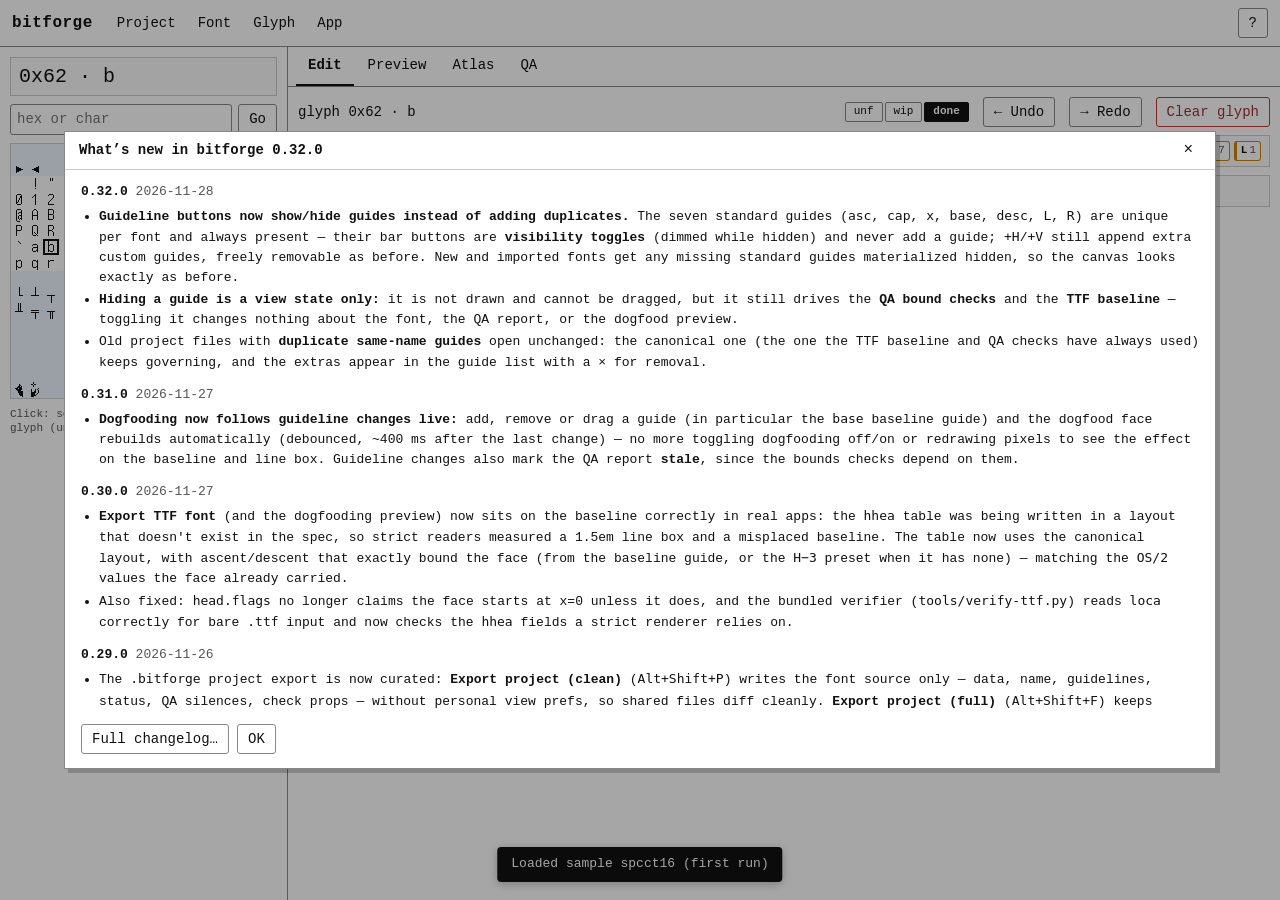
<file: index.html>
<!DOCTYPE html>
<html lang="en">
<head>
  <meta charset="utf-8">
  <meta name="viewport" content="width=device-width, initial-scale=1">
  <title>bitforge</title>
  <link rel="stylesheet" href="css/style.css">
</head>
<body>
  <noscript><p>bitforge needs JavaScript enabled.</p></noscript>

  <header id="toolbar">
    <div class="brand">bitforge</div>
    <nav id="menubar" aria-label="Main menu">
      <div class="menu" id="menu-project">
        <button type="button" class="menu-btn" id="mb-project">Project</button>
        <div class="menu-items" id="mi-project">
          <button type="button" id="mi-new" title="New blank font (width &amp; height in one dialog)">New font<span class="mi-key">Alt+N</span></button>
          <hr>
          <button type="button" id="mi-open-png" title="Import a PNG atlas (16x16)">Open PNG&#8230;<span class="mi-key">Alt+O</span></button>
          <button type="button" id="mi-open-bdf" title="Import a BDF font (first face)">Open BDF&#8230;<span class="mi-badge">Alpha</span><span class="mi-key">Alt+Shift+O</span></button>
          <button type="button" id="mi-open-project" title="Import a .bitforge project file (font + guidelines + status + silences + settings)">Open project&#8230;<span class="mi-key">Alt+P</span></button>
          <button type="button" id="mi-load-sample" hidden title="Open a sample font from the server's samples/ folder (replaces the current font)">Open sample&hellip;</button>
          <button type="button" id="mi-import-png-clip" title="Import the first PNG image on the system clipboard (replaces the current font)">Import PNG from clipboard</button>
          <hr>
          <button type="button" id="mi-export-png-solid" title="Export a PNG atlas with a white background">Export PNG (solid bg)<span class="mi-key">Ctrl+S</span></button>
          <button type="button" id="mi-export-png-transparent" title="Export a PNG atlas with a transparent background">Export PNG (transparent bg)</button>
          <button type="button" id="mi-copy-png-clip" title="Copy the whole atlas PNG (remembered background) to the clipboard; downloads if the clipboard is unavailable">Copy PNG to clipboard<span class="mi-key">Alt+Shift+C</span></button>
          <button type="button" id="mi-export-bdf" title="Export a BDF font (single face, 256 codes)">Export BDF font<span class="mi-badge">Alpha</span><span class="mi-key">Alt+Shift+S</span></button>
          <button type="button" id="mi-export-ttf" title="Export a TrueType (.ttf) font — blank glyphs are left unmapped so other fonts can fill them in">Export TTF font<span class="mi-badge">Beta</span><span class="mi-key">Alt+Shift+T</span></button>
          <button type="button" id="mi-export-project-clean" title="Export a .bitforge project file WITHOUT personal view prefs — the font source: data, name, guidelines, status, QA silences, check props (source-control friendly)">Export project (clean)&#8230;<span class="mi-key">Alt+Shift+P</span></button>
          <button type="button" id="mi-clean-presentation" class="mi-radio" title="Checkbox — include the preview text sample (and start glyph) in the CLEAN export only; for sharing a face as a ready-to-open sample"><span class="mi-check"></span>Include text sample (clean export)</button>
          <button type="button" id="mi-export-project-full" title="Export a .bitforge project file WITH all settings (personal view prefs included)">Export project (full)&#8230;<span class="mi-key">Alt+Shift+F</span></button>
          <button type="button" id="mi-export-verilog" title="Export a Verilog $readmemb ROM">Export Verilog ROM<span class="mi-key">Ctrl+Shift+S</span></button>
        </div>
      </div>
      <div class="menu" id="menu-font">
        <button type="button" class="menu-btn" id="mb-font">Font</button>
        <div class="menu-items" id="mi-font">
          <div class="mi-info" id="font-info">&mdash;</div>
          <hr>
          <button type="button" id="mi-props" title="Font name and basic info">Properties&hellip;</button>
          <button type="button" id="mi-resize" title="Crop or extend the cell at a chosen edge">Resize&hellip;</button>
        </div>
      </div>
      <div class="menu" id="menu-glyph">
        <button type="button" class="menu-btn" id="mb-glyph">Glyph</button>
        <div class="menu-items" id="mi-glyph">
          <button type="button" id="mi-undo" title="Undo (Ctrl/&#8984;+Z)">Undo<span class="mi-key">Ctrl+Z</span></button>
          <button type="button" id="mi-redo" title="Redo (Ctrl/&#8984;+Shift+Z)">Redo<span class="mi-key">Ctrl+Shift+Z</span></button>
          <hr>
          <button type="button" id="mi-clear-glyph" title="Clear the current glyph (undoable)">Clear glyph</button>
          <hr>
          <button type="button" id="mi-mirror-h" title="Mirror the current glyph left–right (undoable)">Mirror left–right<span class="mi-key">H</span></button>
          <button type="button" id="mi-mirror-v" title="Mirror the current glyph up–down (undoable)">Mirror up–down<span class="mi-key">V</span></button>
          <button type="button" id="mi-copy-to" title="Copy the current glyph's bitmap to another codepoint (the target becomes the selection)">Copy to codepoint&hellip;<span class="mi-key">C</span></button>
          <button type="button" id="mi-cycle-status" title="Cycle the current glyph's status: unfinished \u2192 wip \u2192 done">Cycle glyph status<span class="mi-key">D</span></button>
          <button type="button" id="mi-done-next" title="Mark the current glyph done and move on to the next one">Mark done &amp; next<span class="mi-key">Shift+D</span></button>
          <hr>
          <button type="button" id="mi-copy-glyph" title="Copy the current glyph as a PNG to the clipboard (16&times;, transparent background); downloads if the clipboard is unavailable">Copy glyph to clipboard</button>
        </div>
      </div>
      <div class="menu" id="menu-app">
        <button type="button" class="menu-btn" id="mb-app">App</button>
        <div class="menu-items" id="mi-app">
          <button type="button" id="mi-dogfood" class="mi-radio" title="Render the app's interface in the font you are editing. Blank glyphs fall back to the system font per character; the menu bar itself always stays on the system font."><span class="mi-check"></span>Dogfood this font<span class="mi-badge">Beta</span></button>
          <hr>
          <button type="button" id="mi-theme-light" class="mi-radio" title="Always use the light theme (the current look)"><span class="mi-check"></span>Theme: Light</button>
          <button type="button" id="mi-theme-dark" class="mi-radio" title="Always use the dark theme"><span class="mi-check"></span>Theme: Dark</button>
          <button type="button" id="mi-theme-auto" class="mi-radio" title="Follow the system / browser color preference (default)"><span class="mi-check"></span>Theme: Auto</button>
          <hr>
          <button type="button" id="mi-changelog" title="Show the full changelog">Changelog&#8230;</button>
          <button type="button" id="mi-about-bitforge" title="About this application">About bitforge&#8230;</button>
        </div>
      </div>
    </nav>
    <span class="spacer"></span>
    <button id="btn-keys" type="button" title="Keyboard shortcuts (?)">?</button>
    <input id="file-png" type="file" accept="image/png" hidden>
    <input id="file-bdf" type="file" accept=".bdf,text/plain" hidden>
    <input id="file-project" type="file" accept=".bitforge,application/json,text/plain" hidden>
  </header>

  <div id="keys-card" class="keys-card" hidden>
    <div class="keys-head"><b>Keyboard shortcuts</b><button id="btn-keys-close" type="button" title="Close">&#215;</button></div>
    <ul id="keys-list"></ul>
  </div>

  <main id="layout">
    <aside id="sidebar">
      <div id="sel-header" class="sel-header">0x00</div>
      <div class="jumprow">
        <input id="jump" type="text" placeholder="hex or char" spellcheck="false" autocomplete="off" aria-label="Jump to glyph">
        <button id="btn-jump" type="button">Go</button>
      </div>
      <canvas id="selector" title="Click a glyph to select it. Shift-click sets the reference glyph (gray underlay in the Edit tab); Shift-click again clears it." aria-label="Glyph selector (256 glyphs, 16 by 16; click to select, Shift-click for reference)"></canvas>
      <div class="sel-hint">Click: select · Shift-click: reference glyph (underlay in Edit tab)</div>
    </aside>

    <section id="content">
      <nav id="tabs" role="tablist">
        <button class="tab active" data-tab="edit" type="button" role="tab">Edit</button>
        <button class="tab" data-tab="preview" type="button" role="tab">Preview</button>
        <button class="tab" data-tab="atlas" type="button" role="tab">Atlas</button>
        <button class="tab" data-tab="qa" type="button" role="tab">QA</button>
      </nav>

      <div class="panel active" id="panel-edit" role="tabpanel">
        <div class="panel-head">
          <span id="edit-label">glyph</span>
          <span class="spacer"></span>
          <span id="glyph-status" class="glyph-status" title="Status of the current glyph (also: right-click a glyph in the Atlas tab)">
            <button id="st-unfinished" type="button" data-st="0" title="Mark as unfinished">unf</button>
            <button id="st-wip" type="button" data-st="1" title="Mark as WIP">wip</button>
            <button id="st-done" type="button" data-st="2" title="Mark as done">done</button>
          </span>
          <button id="btn-undo" type="button" title="Undo (Ctrl/&#8984;+Z)">&#8592; Undo</button>
          <button id="btn-redo" type="button" title="Redo (Ctrl/&#8984;+Shift+Z)">&#8594; Redo</button>
          <button id="btn-clear" type="button" class="btn-danger" title="Clear the current glyph (undoable)">Clear glyph</button>
        </div>
        <div id="guides" class="guides">
          <label class="glock" title="Lock all guidelines (locked = cannot drag to move)"><input type="checkbox" id="glock" checked> lock</label>
          <span class="gadd" title="Standard guides are always part of the font — click to show/hide (hidden still drives QA + TTF metrics) · +H/+V add a removable custom guide · drag any visible guide once unlocked">
            <button type="button" data-g="ascender">asc</button>
            <button type="button" data-g="cap">cap</button>
            <button type="button" data-g="xheight">x</button>
            <button type="button" data-g="baseline">base</button>
            <button type="button" data-g="descender">desc</button>
            <button type="button" data-g="left">|L</button>
            <button type="button" data-g="right">|R</button>
            <button type="button" data-g="hnew">+H</button>
            <button type="button" data-g="vnew">+V</button>
          </span>
          <span id="glist" class="glist" title="Current guidelines — canonical standard guides are permanent (button hides them); custom guides and duplicate extras can be removed with ×"></span>
        </div>
        <div class="tools" id="tools">
          <span class="tgroup" title="Editing tools">
            <button id="tool-paint" type="button" class="active" title="Paint (B) — click toggles, drag paints; right-drag or Shift-drag erases">paint</button>
            <button id="tool-erase" type="button" title="Erase — click/drag erases (no key: E is the Edit tab)">erase</button>
            <button id="tool-select" type="button" title="Select (S) — drag a marquee over the cell; drag inside the selection to move its contents">select</button>
          </span>
          <span class="spacer"></span>
          <span id="selbar" class="selbar" hidden title="Context-sensitive actions for the active tool (currently: the selection)">
            <span id="selinfo" class="selinfo" title="Selection size (w&times;h)"></span>
            <button id="sel-pastemode" type="button" title="Blend mode for dragged selections — merge: existing ink is kept; replace: the destination becomes exactly the selection (erases). Applies to move-drag and Ctrl/Alt-drag copy.">paste: merge</button>
            <button id="sel-fill" type="button" title="Fill the selection with ink (F)">fill</button>
            <button id="sel-clear" type="button" title="Erase the selection (X)">clear</button>
            <button id="sel-invert" type="button" title="Invert the selection (I)">invert</button>
            <button id="sel-copy" type="button" title="Copy the selection as a PNG to the clipboard (16&times;, transparent background)">copy</button>
            <button id="sel-copyto" type="button" title="Paste the selection (exact pixels) into another codepoint at the same position">copy to&hellip;</button>
            <button id="sel-x" type="button" title="Deselect (Esc)" style="font-weight:bold">&times;</button>
          </span>
        </div>
        <div class="canvas-wrap"><canvas id="editor"></canvas></div>
      </div>

      <div class="panel" id="panel-preview" role="tabpanel">
        <div class="panel-head">
          <label>Scale <input id="pv-scale" type="range" min="1" max="16" value="8"></label>
          <label>baseline <input id="pv-baseline" type="number" min="0" step="1" value="5"></label>
          <label title="Long lines wrap to fit the panel; untick for one long line with scrollbars"><input id="pv-wrap" type="checkbox" checked> wrap</label>
          <label title="Show or hide the text box (and its markup note) so the render stands alone"><input id="pv-showtext" type="checkbox" checked> text box</label>
          <label title="When on, double-clicking a glyph in the left selector inserts its &bsol;uXX at the cursor here (Preview tab only)"><input id="pv-insert" type="checkbox"> click to add</label>
          <span class="genbtns" title="Generate sample text at the cursor: nonsense prose, or plausible code">
            <button id="pv-gen-prose" type="button" class="iconbtn" title="Generate nonsense prose — grammatical English made of nonsense words" aria-label="Generate nonsense prose">
              <svg viewBox="0 0 24 24" width="18" height="18" fill="none" stroke="currentColor" stroke-width="1.6" stroke-linecap="round" stroke-linejoin="round" aria-hidden="true">
                <rect x="2" y="2" width="12" height="12" rx="2.5"/>
                <circle cx="5.3" cy="5.3" r="1.2" fill="currentColor" stroke="none"/>
                <circle cx="8" cy="8" r="1.2" fill="currentColor" stroke="none"/>
                <circle cx="10.7" cy="10.7" r="1.2" fill="currentColor" stroke="none"/>
                <line x1="16" y1="21" x2="21.5" y2="15.5"/>
                <circle cx="15.5" cy="21.5" r="1.4" fill="currentColor" stroke="none"/>
              </svg>
            </button>
            <button id="pv-gen-code" type="button" class="iconbtn" title="Generate plausible code — a small JavaScript snippet" aria-label="Generate plausible code">
              <svg viewBox="0 0 24 24" width="18" height="18" fill="none" stroke="currentColor" stroke-width="1.6" stroke-linecap="round" stroke-linejoin="round" aria-hidden="true">
                <rect x="2" y="2" width="12" height="12" rx="2.5"/>
                <circle cx="5.3" cy="5.3" r="1.2" fill="currentColor" stroke="none"/>
                <circle cx="8" cy="8" r="1.2" fill="currentColor" stroke="none"/>
                <circle cx="10.7" cy="10.7" r="1.2" fill="currentColor" stroke="none"/>
                <path d="M15.5 15.5 L12.5 18 L15.5 20.5"/>
                <path d="M20 15.5 L23 18 L20 20.5"/>
                <line x1="21" y1="15" x2="17" y2="21"/>
              </svg>
            </button>
          </span>
          <span class="spacer"></span>
          <label title="Invert the preview surfaces RELATIVE to the current theme — light theme: white on black, dark theme: black on white. Exports stay black on white."><input id="pv-inverted" type="checkbox"> inverted</label>
        </div>
        <div class="textcol">
          <textarea id="pv-text" spellcheck="false"
            placeholder="Type text…  *bold*  _italic_  \u41  \*  (markups nest; \ escapes: \* \_ \\)"></textarea>
          <div class="markup-note" id="pv-markup-note">markup: <code>*bold*</code> · <code>_italic_</code> · <code>\uXX</code> unprintables · <code>\</code> escapes (<code>\*</code> <code>\_</code> <code>\\</code>)</div>
          <div class="canvas-wrap"><canvas id="pv-text-canvas"></canvas></div>
        </div>
      </div>

      <div class="panel" id="panel-atlas" role="tabpanel">
        <div class="panel-head">
          <span>all 256 glyphs (0x00 top-left → 0xFF bottom-right) · click to select · right-click to set status</span>
          <span class="spacer"></span>
          <label><input id="at-bold" type="checkbox"> bold</label>
          <label><input id="at-italic" type="checkbox"> italic</label>
          <label title="Shared with the Preview tab">baseline <input id="at-baseline" type="number" min="0" step="1" value="5"></label>
          <label title="Shared with the Preview tab"><input id="at-inverted" type="checkbox"> inverted</label>
        </div>
        <div class="canvas-wrap"><canvas id="atlas"></canvas></div>
      </div>

      <div class="panel" id="panel-qa" role="tabpanel">
        <div class="panel-head">
          <button id="btn-qa-refresh" type="button">Refresh checks</button>
          <span id="qa-badge" class="qa-badge" hidden></span>
          <span class="spacer"></span>
          <label title="Show silenced violations in the table"><input id="qa-show-silenced" type="checkbox"> show silenced</label>
          <span class="qa-hint">checks run on demand; the report goes stale when the font changes</span>
        </div>
        <div id="qa-summary" class="qa-summary" hidden></div>
        <div id="qa-table-wrap" class="qa-table-wrap">
          <div id="qa-empty" class="qa-empty">Press <b>Refresh checks</b> to run the QA checks.</div>
          <table id="qa-table" hidden>
            <thead><tr><th>check</th><th>codes</th><th>detail</th><th></th></tr></thead>
            <tbody id="qa-tbody"></tbody>
          </table>
        </div>
      </div>
    </section>
  </main>

  <div id="about-modal" class="modal-backdrop" hidden>
    <div class="modal" role="dialog" aria-modal="true" aria-label="About bitforge">
      <div class="modal-head"><b id="about-title">bitforge</b><button id="about-close" type="button" title="Close">&times;</button></div>
      <div class="modal-body">
        <p><b>bitforge</b> is a <b>bitmap font editor</b> for fixed-size, zero-spacing, non-proportional <b>monospaced fonts</b> &mdash; 256 glyphs per face, cell size of your choosing (default 8&times;16).</p>
        <p>Edit a 256-glyph bitmap font of any size (default 8&times;16), preview it with artificial bold and a cheap slant, track per-glyph status (unfinished / wip / done), run QA checks, and export a <b>PNG atlas</b>, <b>BDF</b>, a <b>TrueType (.ttf)</b> font, or a <b>Verilog $readmemb</b> ROM &mdash; or toggle on <b>dogfooding</b> and read the app's own UI in the face you're drawing.</p>
        <p class="muted" id="about-credit">Designed by spacecat &middot; Coded by Qwen 3.8 (Bionic harness) &middot; vanilla JS, zero dependencies, runs straight from file://</p>
      </div>
    </div>
  </div>

  <div id="props-modal" class="modal-backdrop" hidden>
    <div class="modal" role="dialog" aria-modal="true" aria-label="Font properties">
      <div class="modal-head"><b>Font properties</b><button id="props-close" type="button" title="Close">&times;</button></div>
      <div class="modal-body">
        <p id="props-info" class="muted">&mdash;</p>
        <label for="props-name">Name</label>
        <input id="props-name" type="text" maxlength="64" spellcheck="false" autocomplete="off">
        <div class="modal-actions">
          <button id="props-save" type="button">Save</button>
          <button id="props-cancel" type="button">Cancel</button>
        </div>
      </div>
    </div>
  </div>

  <div id="cl-modal" class="modal-backdrop" hidden>
    <div class="modal" role="dialog" aria-modal="true" aria-label="Changelog">
      <div class="modal-head"><b id="cl-title">bitforge changelog</b><button id="cl-close" type="button" title="Close">&times;</button></div>
      <div class="modal-body modal-scroll"><div id="cl-list"></div></div>
      <div class="modal-actions">
        <button id="cl-full" type="button">Full changelog&#8230;</button>
        <button id="cl-ok" type="button">OK</button>
      </div>
    </div>
  </div>

  <div id="rz-modal" class="modal-backdrop" hidden>
    <div class="modal" role="dialog" aria-modal="true" aria-label="Resize cell">
      <div class="modal-head"><b>Resize cell</b><button id="rz-close" type="button" title="Close">&times;</button></div>
      <div class="modal-body">
        <p class="muted">Add or remove rows/columns at each edge — positive adds, negative removes. Guides and the slant baseline shift with the content.</p>
        <div class="form-grid">
          <label>Top<input id="rz-top" type="number" value="0" step="1"></label>
          <label>Bottom<input id="rz-bottom" type="number" value="0" step="1"></label>
          <label>Left<input id="rz-left" type="number" value="0" step="1"></label>
          <label>Right<input id="rz-right" type="number" value="0" step="1"></label>
        </div>
        <p id="rz-result">&mdash;</p>
        <p id="rz-warn" class="muted" hidden></p>
        <div class="modal-actions">
          <button id="rz-apply" type="button">Apply</button>
          <button id="rz-cancel" type="button">Cancel</button>
        </div>
      </div>
    </div>
  </div>

  <div id="sample-modal" class="modal-backdrop" hidden>
    <div class="modal" role="dialog" aria-modal="true" aria-label="Open sample font">
      <div class="modal-head"><b>Open sample&hellip;</b><button id="sample-close" type="button" title="Close">&times;</button></div>
      <div class="modal-body">
        <p class="muted">Sample fonts served from the <code>samples/</code> folder. Loading one replaces the current font (its guidelines, glyph statuses and settings come with it).</p>
        <p id="sample-empty" class="muted" hidden>No samples are available here. Samples are served from the <code>samples/</code> folder (listed in <code>samples/manifest.json</code>) and only load when the page is served over http/https &mdash; open it from a web server to see them.</p>
        <div id="sample-list" class="sample-list"></div>
      </div>
    </div>
  </div>

  <div id="new-modal" class="modal-backdrop" hidden>
    <div class="modal" role="dialog" aria-modal="true" aria-label="New font">
      <div class="modal-head"><b>New font</b><button id="new-close" type="button" title="Close">&times;</button></div>
      <div class="modal-body">
        <p class="muted">Start a new blank font &mdash; unsaved changes to the current one are lost. Size in pixels per glyph (1&ndash;1024). The name is optional; blank falls back to <code>font</code>.</p>
        <label for="new-name">Name</label>
        <input id="new-name" type="text" maxlength="64" placeholder="font" spellcheck="false" autocomplete="off">
        <div class="form-grid">
          <label>Width<input id="new-w" type="number" value="8" min="1" max="1024" step="1"></label>
          <label>Height<input id="new-h" type="number" value="16" min="1" max="1024" step="1"></label>
        </div>
        <p id="new-result">&mdash;</p>
        <div class="modal-actions">
          <button id="new-create" type="button">Create</button>
          <button id="new-cancel" type="button">Cancel</button>
        </div>
      </div>
    </div>
  </div>

  <div id="cp-modal" class="modal-backdrop" hidden>
    <div class="modal" role="dialog" aria-modal="true" aria-label="Codepoint target">
      <div class="modal-head"><b id="cp-title">Copy to codepoint&hellip;</b><button id="cp-close" type="button" title="Close">&times;</button></div>
      <div class="modal-body">
        <p id="cp-note" class="muted">&mdash;</p>
        <label for="cp-input">Target codepoint</label>
        <input id="cp-input" type="text" placeholder="one char, or hex, e.g. 61 or a" spellcheck="false" autocomplete="off">
        <p id="cp-result">&mdash;</p>
        <div class="modal-actions">
          <button id="cp-ok" type="button">OK</button>
          <button id="cp-cancel" type="button">Cancel</button>
        </div>
      </div>
    </div>
  </div>

  <div id="ask-modal" class="modal-backdrop" hidden>
    <div class="modal" role="dialog" aria-modal="true" aria-label="Confirm">
      <div class="modal-head"><b id="ask-title">Confirm</b><button id="ask-close" type="button" title="Close">&times;</button></div>
      <div class="modal-body">
        <p id="ask-text">&mdash;</p>
        <div class="modal-actions">
          <button id="ask-yes" type="button">OK</button>
          <button id="ask-cancel" type="button">Cancel</button>
        </div>
      </div>
    </div>
  </div>

  <div id="toast" class="toast" hidden></div>

  <script src="js/core.js"></script>
  <script src="js/changelog.js"></script>
  <script src="js/ttf.js"></script>
  <script src="js/nonsense.js"></script>
  <script src="js/app.js"></script>
</body>
</html>
</file>
<file: css/style.css>
/* bitforge — styling. Monospace, terminal-tool feel.
 * Theming (DECISIONS #79): every color flows through CSS custom properties.
 * Light is the default; `html[data-theme="dark"]` (set by app.js from the
 * `theme` setting + the system preference) swaps the whole palette. */

:root {
  --ink: #111111;
  --bg: #ffffff;
  --panel: #fafafa;
  --line: #cccccc;
  --line-strong: #888888;
  --muted: #555555;
  --sel: #111111;
  --hover: #f0f0f0;
  --hover-2: #e6e6e6;
  --tab-hover: #f4f4f4;
  --active-bg: #e4e4e4;
  --surface: #ffffff;      /* menus, modals, cards, chips */
  --field-bg: #ffffff;     /* text/number inputs, textarea */
  --code-bg: #f2f2f2;      /* <code> chips */
  --canvas-surface: #ffffff; /* selector / editor / atlas surfaces */
  --danger-border: #cc3333;
  --danger-text: #a03030;
  --danger-bg: #fff5f5;
}

html[data-theme="dark"] {
  --ink: #e6e6e6;
  --bg: #171717;
  --panel: #1f1f1f;
  --line: #454545;
  --line-strong: #7d7d7d;
  --muted: #9a9a9a;
  --sel: #e6e6e6;
  --hover: #2a2a2a;
  --hover-2: #303030;
  --tab-hover: #262626;
  --active-bg: #383838;
  --surface: #202020;
  --field-bg: #1c1c1c;
  --code-bg: #2c2c2c;
  --canvas-surface: #1d1d1d;
  --danger-border: #c65050;
  --danger-text: #d98a8a;
  --danger-bg: #2a1c1c;
}

* { box-sizing: border-box; }

html, body {
  margin: 0;
  height: 100%;
  background: var(--bg);
  color: var(--ink);
  font: 14px/1.45 ui-monospace, "SF Mono", SFMono-Regular, Menlo, Consolas, "Liberation Mono", monospace;
}

body { display: flex; flex-direction: column; }

/* ---------- toolbar ---------- */
#toolbar {
  display: flex;
  align-items: center;
  gap: 14px;
  padding: 8px 12px;
  border-bottom: 1px solid var(--line-strong);
}
.brand { font-weight: 700; font-size: 16px; letter-spacing: 0.5px; }
/* Menu bar (File / Edit dropdowns, desktop-app style) */
#menubar { display: flex; align-items: center; gap: 2px; flex: 1; }
.menu { position: relative; }
.menu-btn { border: none; background: none; border-radius: 3px; padding: 4px 10px; font: inherit; color: var(--ink); cursor: pointer; }
.menu-btn:hover, .menu.open > .menu-btn { background: var(--hover-2); }
.menu-items {
  display: none; position: absolute; top: calc(100% + 2px); left: 0; z-index: 100;
  min-width: 250px; padding: 4px 0; background: var(--surface);
  border: 1px solid var(--line-strong); box-shadow: 3px 3px 0 rgba(0, 0, 0, 0.12);
}
.menu.open .menu-items { display: block; }
.menu-items button {
  display: flex; width: 100%; align-items: baseline; gap: 18px; white-space: nowrap;
  border: none; background: none; text-align: left; padding: 5px 14px; font: inherit; color: var(--ink); cursor: pointer;
}
/* nowrap (not a wider min-width) on purpose: the dropdown is absolutely
   positioned, so width: auto never grows past min-width — with nowrap, each
   item's min-content IS its full line, so shrink-to-fit sizes the menu to its
   widest item and nothing wraps (label, badge and key share one baseline). */
.menu-items button:hover { background: var(--hover); }
/* Radio-style menu items (the theme selector, DECISIONS #79): tighter gap so
   the label sits close to the check slot. */
.menu-items button.mi-radio { gap: 8px; }
.mi-check { display: inline-block; width: 12px; text-align: center; }
.mi-radio.active .mi-check::before { content: "\2713"; }
.menu-items .mi-key { color: var(--muted); font-size: 11px; white-space: nowrap; margin-left: auto; }
/* "Beta" badge (DECISIONS #82, [Z.1]): sits right next to the item's label —
   .mi-key's auto margin keeps the shortcut hint at the right edge. */
.menu-items .mi-badge {
  font-size: 10px; line-height: 1; letter-spacing: 0.05em; text-transform: uppercase;
  color: var(--muted); border: 1px solid var(--line); border-radius: 3px; padding: 2px 4px;
  white-space: nowrap; align-self: center;
}
.menu-items hr { border: none; border-top: 1px solid var(--line); margin: 4px 0; }
.menu-items .mi-info { padding: 5px 14px 6px; color: var(--muted); font-size: 12px; line-height: 1.5; white-space: pre-line; }

/* About modal */
.modal-backdrop { position: fixed; inset: 0; background: rgba(0, 0, 0, 0.35); z-index: 200; display: flex; align-items: center; justify-content: center; }
.modal-backdrop[hidden] { display: none; } /* the display:flex above would otherwise override the UA hidden rule */
.modal { background: var(--surface); border: 1px solid var(--line-strong); box-shadow: 4px 4px 0 rgba(0, 0, 0, 0.2); min-width: 440px; max-width: 90vw; }
.modal-head { display: flex; align-items: center; justify-content: space-between; padding: 8px 14px; border-bottom: 1px solid var(--line); }
.modal-head button { padding: 0 8px; border: none; background: none; font-size: 16px; line-height: 1; cursor: pointer; }
.modal-body { padding: 12px 16px 14px; font-size: 13px; line-height: 1.55; }
.modal-body .muted { color: var(--muted); }
.modal-body label { display: block; margin-top: 10px; font-weight: 700; }
.modal-body input[type="text"] {
  width: 100%; margin-top: 4px; font: inherit;
  padding: 4px 6px; border: 1px solid var(--line-strong); border-radius: 3px; background: var(--field-bg); color: var(--ink);
}
.modal-actions { display: flex; gap: 8px; margin-top: 14px; }
.modal > .modal-actions { padding: 0 16px 14px; } /* cl/what's-new keep the button row OUTSIDE the scrollable body (it must stay pinned below it) — give it the same side/bottom padding the body would have provided (DECISIONS #89) */
.form-grid { display: grid; grid-template-columns: 1fr 1fr; gap: 8px 14px; margin-top: 10px; }
.form-grid label { display: flex; align-items: center; justify-content: space-between; gap: 8px; margin-top: 0; }
.form-grid input[type="number"] {
  width: 72px; font: inherit; text-align: right;
  padding: 3px 6px; border: 1px solid var(--line-strong); border-radius: 3px; background: var(--field-bg); color: var(--ink);
}
.modal-scroll { max-height: 60vh; overflow-y: auto; } /* long modals (changelog) */

/* Sample picker modal (DECISIONS #77) */
.sample-list { display: flex; flex-direction: column; gap: 6px; margin-top: 10px; }
.sample-item { display: block; width: 100%; text-align: left; padding: 8px 10px; border: 1px solid var(--line); background: var(--surface); cursor: pointer; font-size: 13px; line-height: 1.45; }
.sample-item:hover { background: var(--hover); }
.sample-item .s-name { font-weight: 700; }
.sample-item .s-desc { color: var(--muted); display: block; }
.sample-item .s-def { float: right; color: var(--muted); font-size: 11px; font-weight: 400; }

/* changelog entries (DECISIONS #73) */
#cl-list .cl-entry { margin-top: 12px; }
#cl-list .cl-entry:first-child { margin-top: 0; }
#cl-list .cl-head { font-weight: 700; }
#cl-list .cl-head .muted { font-weight: 400; }
#cl-list ul { margin: 4px 0 0; padding-left: 18px; }
#cl-list li { margin-top: 2px; }

button {
  font: inherit;
  background: var(--surface);
  color: var(--ink);
  border: 1px solid var(--line-strong);
  border-radius: 3px;
  padding: 4px 10px;
  cursor: pointer;
}
button:hover { background: var(--hover); }
button:active { background: var(--active-bg); }
/* Destructive (but undoable) actions get a subtle reddish outline. */
button.btn-danger { border-color: var(--danger-border); color: var(--danger-text); }
button.btn-danger:hover { background: var(--danger-bg); }
/* Form fields follow the theme (DECISIONS #79). Checkboxes/ranges are
   unaffected visually; text/number/textarea get themed bg + ink. */
input, textarea { background: var(--field-bg); color: var(--ink); }

/* ---------- layout ---------- */
#layout { flex: 1; display: flex; min-height: 0; }

/* ---------- sidebar ---------- */
#sidebar {
  width: 288px;
  flex: 0 0 288px;
  border-right: 1px solid var(--line-strong);
  padding: 10px;
  display: flex;
  flex-direction: column;
  gap: 8px;
  overflow: auto;
}
.sel-header {
  font-size: 20px;
  padding: 4px 8px;
  border: 1px solid var(--line);
  background: var(--panel);
  min-height: 36px;
}
.jumprow { display: flex; gap: 6px; }
.jumprow input {
  flex: 1;
  font: inherit;
  padding: 4px 6px;
  border: 1px solid var(--line-strong);
  border-radius: 3px;
}
#selector { border: 1px solid var(--line); background: var(--canvas-surface); image-rendering: pixelated; }
.sel-hint { font-size: 11px; color: var(--muted); line-height: 1.35; }

/* ---------- content / tabs ---------- */
#content { flex: 1; display: flex; flex-direction: column; min-width: 0; }
#tabs { display: flex; gap: 2px; border-bottom: 1px solid var(--line-strong); padding: 0 8px; }
.tab {
  border: none;
  border-bottom: 2px solid transparent;
  border-radius: 0;
  background: transparent;
  padding: 8px 12px;
}
.tab:hover { background: var(--tab-hover); }
.tab.active { border-bottom-color: var(--ink); font-weight: 700; }

.panel { display: none; flex: 1; flex-direction: column; padding: 10px; min-height: 0; }
.panel.active { display: flex; }
.panel-head { display: flex; align-items: center; gap: 14px; margin-bottom: 8px; flex-wrap: wrap; }
.glyph-status { display: inline-flex; gap: 2px; align-items: center; }
.glyph-status button { padding: 1px 8px; font-size: 11px; border-radius: 2px; }
.glyph-status button.active { background: var(--ink); color: var(--bg); border-color: var(--ink); font-weight: bold; }

/* ---------- editor tools + selection (DECISIONS #75) ---------- */
/* Same enclosure as the guidelines bar above it (chunk T.1). */
.tools {
  display: flex;
  align-items: center;
  gap: 14px;
  flex-wrap: wrap;
  margin-bottom: 8px;
  padding: 5px 8px;
  border: 1px solid var(--line);
  background: var(--panel);
  font-size: 12px;
}
.tools .tgroup, .tools .selbar { display: inline-flex; gap: 4px; align-items: center; }
.tools .selbar[hidden] { display: none; } /* the display rule above would otherwise override the UA hidden rule (same fix as .modal-backdrop) */
.tools button { padding: 1px 8px; font-size: 11px; border-radius: 2px; }
.tools button.active { background: var(--ink); color: var(--bg); border-color: var(--ink); font-weight: bold; }
.tools .selinfo { font-size: 11px; color: var(--muted); margin-right: 2px; }
.panel-head label { font-size: 13px; display: inline-flex; gap: 6px; align-items: center; }
.panel-head input[type="number"] { width: 60px; font: inherit; padding: 2px 4px; border: 1px solid var(--line-strong); border-radius: 3px; }
/* Nonsense-generator icon buttons (chunk [AD], DECISIONS #90): compact icon-only
   buttons in the Preview head; the die+pen / die+code SVGs follow the theme ink. */
.genbtns { display: inline-flex; gap: 6px; }
button.iconbtn { padding: 3px 5px; display: inline-flex; align-items: center; justify-content: center; line-height: 0; }
button.iconbtn svg { display: block; }
.spacer { flex: 1; }

/* ---------- canvas surfaces ---------- */
/* No checkerboard. The editing surfaces (editor, selector) follow the theme
   (DECISIONS #79); the Preview/Atlas render surfaces stay black-on-white
   unless their own "inverted" control is set. */
.canvas-wrap {
  flex: 1;
  overflow: auto;
  display: flex;
  background: var(--bg);
}
.canvas-wrap canvas { margin: 12px; image-rendering: pixelated; flex: 0 0 auto; }

/* Themed editing surface; preview surfaces stay transparent over the board. */
#editor { background: var(--canvas-surface); border: 1px solid var(--line); }
#atlas { background: var(--canvas-surface); border: 1px solid var(--line); }
#pv-text-canvas { border: 1px solid var(--line); }

/* ---------- preview ---------- */
/* Preview is a simple vertical stack: markup input, then the rendered sample. */
.textcol { flex: 1; display: flex; flex-direction: column; gap: 8px; min-height: 0; }
#pv-text {
  font: inherit;
  resize: vertical;
  min-height: 64px;
  border: 1px solid var(--line-strong);
  border-radius: 3px;
  padding: 6px;
}
/* "text box" toggle (DECISIONS #87): the [hidden] attribute must win over any
   display rule — the documented [T.1] selbar trap. */
#pv-text[hidden], .markup-note[hidden] { display: none; }

/* ---------- guidelines controls ---------- */
.guides {
  display: flex;
  align-items: center;
  gap: 8px;
  flex-wrap: wrap;
  margin-bottom: 8px;
  padding: 5px 8px;
  border: 1px solid var(--line);
  background: var(--panel);
  font-size: 12px;
}
.guides .glock { display: inline-flex; gap: 4px; align-items: center; color: var(--muted); }
.guides .gadd { display: inline-flex; gap: 3px; flex-wrap: wrap; }
.guides .gadd button { padding: 1px 6px; font-size: 11px; }
.guides .gadd button.off { opacity: 0.45; } /* DECISIONS #94: semantic guide hidden */
.guides .glist { display: inline-flex; gap: 4px; flex-wrap: wrap; margin-left: auto; }
.gchip {
  display: inline-flex; align-items: center; gap: 2px;
  border: 1px solid var(--line-strong); border-left: 3px solid var(--line-strong); border-radius: 3px;
  padding: 1px 4px; background: var(--surface); font-size: 11px;
}
.gchip b { font-weight: 700; }
.gchip i { font-style: normal; color: var(--muted); }
.gchip.off { opacity: 0.55; }            /* DECISIONS #94: hidden guide (still drives QA + metrics) */
.gchip.dup b { color: #a00; }            /* DECISIONS #94: removable duplicate */
.gdel {
  border: none; background: transparent; padding: 0 2px; cursor: pointer;
  font-size: 13px; line-height: 1; color: #a00;
}
.gdel:hover { color: #f00; }
.gnone { color: var(--muted); font-style: italic; }

/* ---------- glyph status menu + QA ---------- */
.status-menu {
  position: fixed;
  z-index: 60;
  display: flex;
  flex-direction: column;
  border: 1px solid var(--line-strong);
  background: var(--surface);
  box-shadow: 2px 2px 0 rgba(0, 0, 0, 0.15);
}
.status-menu button {
  border: none;
  background: var(--surface);
  padding: 3px 12px 3px 8px;
  font: inherit;
  font-size: 12px;
  text-align: left;
  cursor: pointer;
}
.status-menu button:hover { background: var(--hover); }

.qa-badge { color: #a00; font-size: 12px; }
.qa-hint { color: var(--muted); font-size: 12px; }
.markup-note { color: var(--muted); font-size: 12px; }
.markup-note code { background: var(--code-bg); padding: 0 3px; }
.qa-empty { color: var(--muted); padding: 10px; font-size: 13px; }
.qa-table-wrap { overflow: auto; max-height: calc(100vh - 190px); }
#qa-table { border-collapse: collapse; width: 100%; font-size: 12px; }
#qa-table th, #qa-table td { border-bottom: 1px solid var(--line); padding: 2px 8px; text-align: left; white-space: nowrap; }
#qa-table th { background: var(--panel); position: sticky; top: 0; }
.qa-code { border: none; background: transparent; font: inherit; color: var(--ink); text-decoration: underline; cursor: pointer; padding: 0; }
.qa-code:hover { color: #a00; }
/* QA summary strip + status icons (DECISIONS #59) */
.qa-summary { padding: 8px 12px 0; }
.qa-sum-row { margin: 2px 0; color: var(--muted); font-size: 12px; }
.qa-sum-row b { color: var(--ink); font-weight: normal; }
.qa-ic { display: inline-block; width: 15px; margin-right: 4px; }
.qa-svg { vertical-align: -2px; }
#qa-table tr.qa-sil td { color: var(--muted); }
button.qa-silbtn { font-size: 11px; padding: 1px 8px; }
/* QA check properties (DECISIONS #83): inline subset multi-select on the summary row */
.qa-props { margin-left: 12px; }
.qa-prop-label { color: var(--muted); margin-left: 4px; }
label.qa-prop { margin-left: 8px; cursor: pointer; white-space: nowrap; }
label.qa-prop input { margin: 0 3px 0 0; vertical-align: baseline; }

/* ---------- shortcut reference card ---------- */
.keys-card {
  position: fixed;
  top: 44px;
  right: 12px;
  z-index: 50;
  min-width: 260px;
  max-width: 420px;
  max-height: 70vh;
  overflow: auto;
  border: 1px solid var(--line-strong);
  background: var(--surface);
  padding: 8px 12px;
  box-shadow: 3px 3px 0 rgba(0, 0, 0, 0.15);
}
.keys-card[hidden] { display: none; }
.keys-head { display: flex; justify-content: space-between; align-items: center; margin-bottom: 6px; }
.keys-head button { border: none; background: transparent; font-size: 15px; cursor: pointer; color: var(--muted); }
.keys-head button:hover { color: #f00; }
#keys-list { list-style: none; margin: 0; padding: 0; font-size: 12px; }
#keys-list li { padding: 2px 0; border-bottom: 1px dotted var(--line); }
#keys-list li:last-child { border-bottom: none; }
#keys-list b { display: inline-block; min-width: 110px; }

/* ---------- toast ---------- */
.toast {
  position: fixed;
  left: 50%;
  bottom: 18px;
  transform: translateX(-50%);
  background: var(--ink);
  color: var(--bg);
  padding: 8px 14px;
  border-radius: 4px;
  font-size: 13px;
  z-index: 10;
  box-shadow: 0 2px 8px rgba(0, 0, 0, 0.25);
}
.toast.error { background: #b00020; }

/* ---------- dogfooding (DECISIONS #82) ----------
 * app.js injects <style id="bf-dogfood"> (an @font-face for family
 * "bf-dogfood") and sets data-dogfood="1" on <html> when the user toggles
 * App > Dogfood this font. The font being edited is then applied to the UI.
 * Blank glyphs are left UNMAPPED in the TTF cmap on purpose, so the browser
 * falls back per-codepoint — the stack therefore MUST end in the original
 * system mono stack. SAFETY: the menu bar (#toolbar) always keeps the system
 * font, so the App menu that hosts the toggle stays readable even when the
 * font being edited is half-blank. */
html[data-dogfood="1"] body {
  font-family: "bf-dogfood", ui-monospace, "SF Mono", SFMono-Regular, Menlo, Consolas, "Liberation Mono", monospace;
}
html[data-dogfood="1"] #toolbar {
  font-family: ui-monospace, "SF Mono", SFMono-Regular, Menlo, Consolas, "Liberation Mono", monospace;
}
</file>
